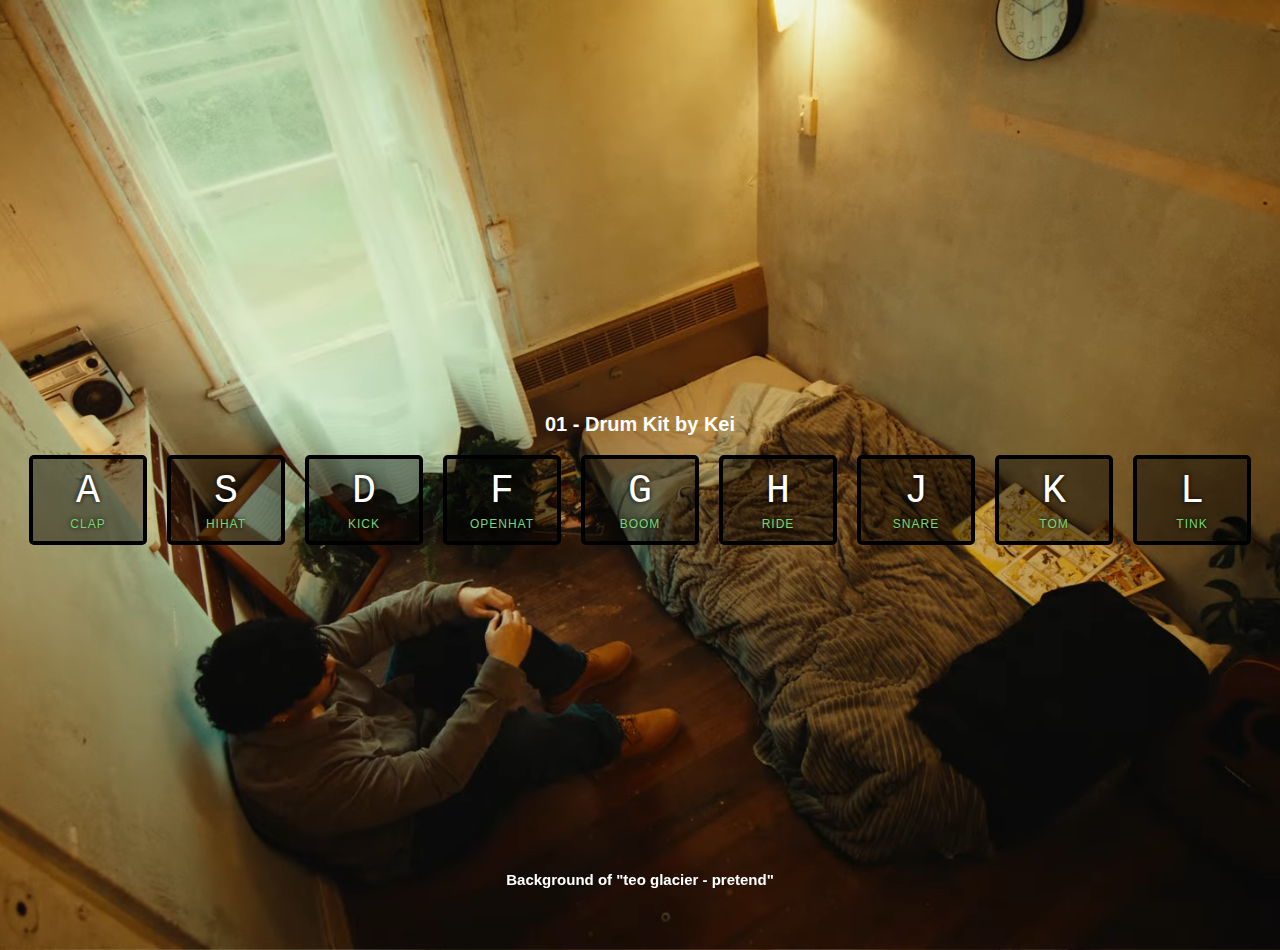
<file: 01 - Drum Kit/index.html>
<!DOCTYPE html>
<html lang="en">
<head>
  <meta charset="UTF-8">
  <title>JS Drum Kit by Kei</title>
  <link rel="stylesheet" href="style.css">
  <link rel="icon" href="https://fav.farm/🔥" />
</head>
<body>

  <div class="header">
  <h1>01 - Drum Kit by Kei </h1>
    </div>

  <div class="footer">
    <h2>Background of "teo glacier - pretend"</h2>
  </div>

  <div class="keys">
    <div data-key="65" class="key">
      <kbd>A</kbd>
      <span class="sound">clap</span>
    </div>
    <div data-key="83" class="key">
      <kbd>S</kbd>
      <span class="sound">hihat</span>
    </div>
    <div data-key="68" class="key">
      <kbd>D</kbd>
      <span class="sound">kick</span>
    </div>
    <div data-key="70" class="key">
      <kbd>F</kbd>
      <span class="sound">openhat</span>
    </div>
    <div data-key="71" class="key">
      <kbd>G</kbd>
      <span class="sound">boom</span>
    </div>
    <div data-key="72" class="key">
      <kbd>H</kbd>
      <span class="sound">ride</span>
    </div>
    <div data-key="74" class="key">
      <kbd>J</kbd>
      <span class="sound">snare</span>
    </div>
    <div data-key="75" class="key">
      <kbd>K</kbd>
      <span class="sound">tom</span>
    </div>
    <div data-key="76" class="key">
      <kbd>L</kbd>
      <span class="sound">tink</span>
    </div>
  </div>

  <audio data-key="65" src="sounds/clap.wav"></audio>
  <audio data-key="83" src="sounds/hihat.wav"></audio>
  <audio data-key="68" src="sounds/kick.wav"></audio>
  <audio data-key="70" src="sounds/openhat.wav"></audio>
  <audio data-key="71" src="sounds/boom.wav"></audio>
  <audio data-key="72" src="sounds/ride.wav"></audio>
  <audio data-key="74" src="sounds/snare.wav"></audio>
  <audio data-key="75" src="sounds/tom.wav"></audio>
  <audio data-key="76" src="sounds/tink.wav"></audio>

<script>
  
  function playSound(e) {
    const audio = document.querySelector(`audio[data-key="${e.keyCode}"]`);
    const key = document.querySelector(`.key[data-key="${e.keyCode}"]`);
    if (!audio) return; // stop the function from running all together
     audio.currentTime = 0; // rewind to the start
    audio.play();
    key.classList.add('playing');
  };
  
  
  function removeTransition(e) {
    if (e.propertyName !== 'transform') return;
    this.classList.remove('playing');
    console.log(this);
  } 
  
  const keys = document.querySelectorAll('.key');
  keys.forEach(key => key.addEventListener('transitionend', removeTransition));
  window.addEventListener("keydown", playSound);
</script>
</body>
</html>
</file>
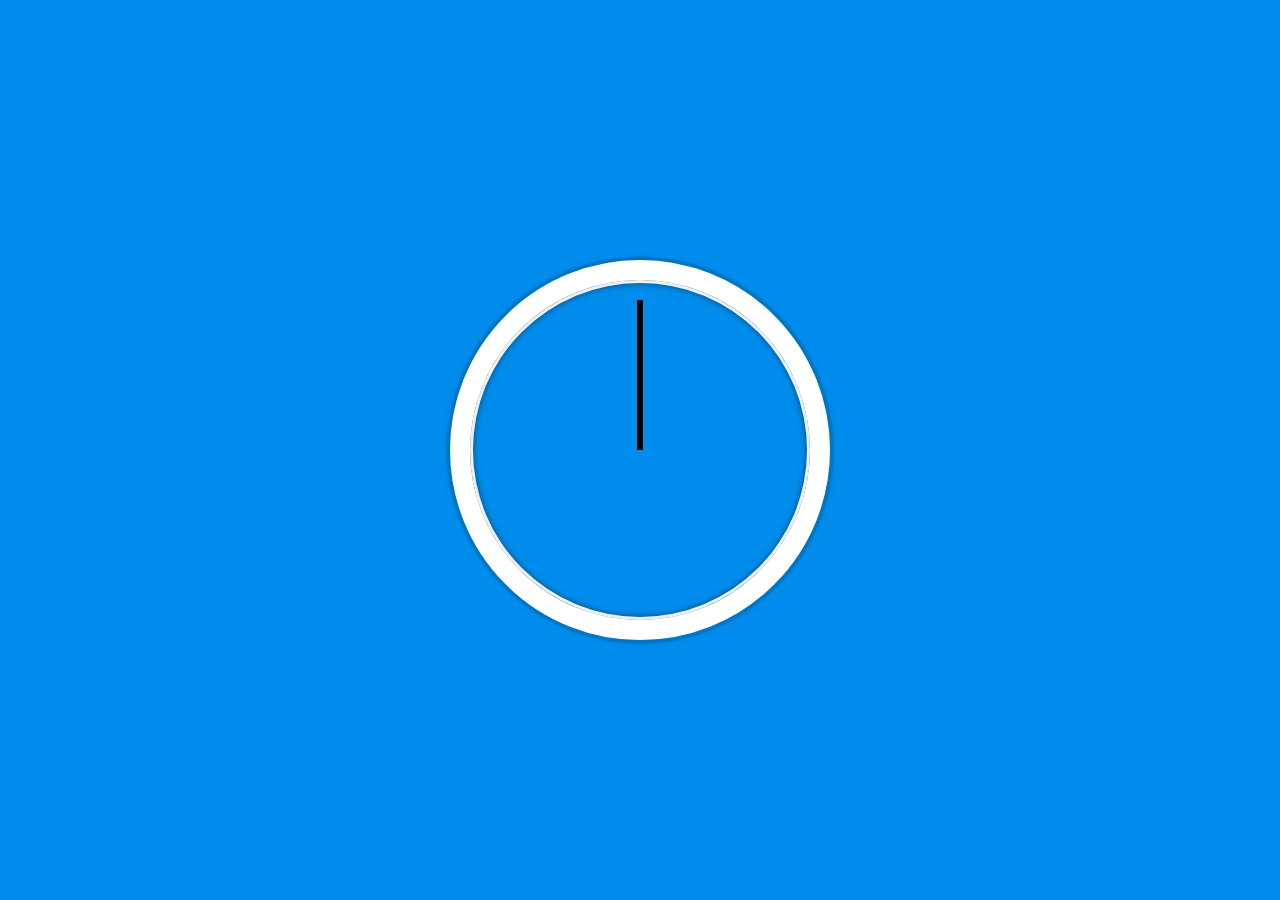
<file: 02 - JS and CSS Clock/index.html>
<!DOCTYPE html>
<html lang="en">
<head>
  <meta charset="UTF-8">
  <title>JS + CSS Clock</title>
  <link rel="stylesheet" href="style.css">
  <link rel="icon" href="https://fav.farm/🔥" />
  
</head>
<body>


    <div class="clock">
      <div class="clock-face">
        <div class="hand hour-hand"></div>
        <div class="hand min-hand"></div>
        <div class="hand second-hand"></div>
      </div>
    </div>



<script>
</script>
</body>
</html>
</file>
<file: 01 - Drum Kit/style.css>
html {
  font-size: 10px;
  background: url('./background.png') bottom center;
  background-size: cover;
}

body,html {
  margin: 0;
  padding: 0;
  font-family: sans-serif;
}

.header {
  color: white;
  text-align: center;
  position: relative;
  top: 40rem;
}

.footer {
  position: fixed;
  left: 0;
  bottom: 0;
  width: 100%;
  color: rgb(255, 255, 255);
  text-align: center;
}

.keys {
  display: flex;
  flex: 1;
  min-height: 100vh;
  align-items: center;
  justify-content: center;
}

.key {
  border: .4rem solid black;
  border-radius: .5rem;
  margin: 1rem;
  font-size: 1.5rem;
  padding: 1rem .5rem;
  transition: all .07s ease;
  width: 10rem;
  text-align: center;
  color: white;
  background: rgba(0,0,0,0.4);
  text-shadow: 0 0 .5rem black;
}

.playing {
  transform: scale(1.1);
  border-color: #77d673;
  box-shadow: 0 0 1rem #77d673;
}

kbd {
  display: block;
  font-size: 4rem;
}

.sound {
  font-size: 1.2rem;
  text-transform: uppercase;
  letter-spacing: .1rem;
  color: #77d673;
}
</file>
<file: 02 - JS and CSS Clock/style.css>
html {
    background: #018DED url(https://unsplash.it/1500/1000?image=881&blur=5);
    background-size: cover;
    font-family: 'helvetica neue';
    text-align: center;
    font-size: 10px;
  }

  body {
    margin: 0;
    font-size: 2rem;
    display: flex;
    flex: 1;
    min-height: 100vh;
    align-items: center;
  }

  .clock {
    width: 30rem;
    height: 30rem;
    border: 20px solid white;
    border-radius: 50%;
    margin: 50px auto;
    position: relative;
    padding: 2rem;
    box-shadow:
      0 0 0 4px rgba(0,0,0,0.1),
      inset 0 0 0 3px #EFEFEF,
      inset 0 0 10px black,
      0 0 10px rgba(0,0,0,0.2);
  }

  .clock-face {
    position: relative;
    width: 100%;
    height: 100%;
    transform: translateY(-3px); /* account for the height of the clock hands */
  }

  .hand {
    width: 50%;
    height: 6px;
    background: black;
    position: absolute;
    top: 50%;
    transform-origin: 100%;
    transform: rotate(90deg);
  }
</file>
